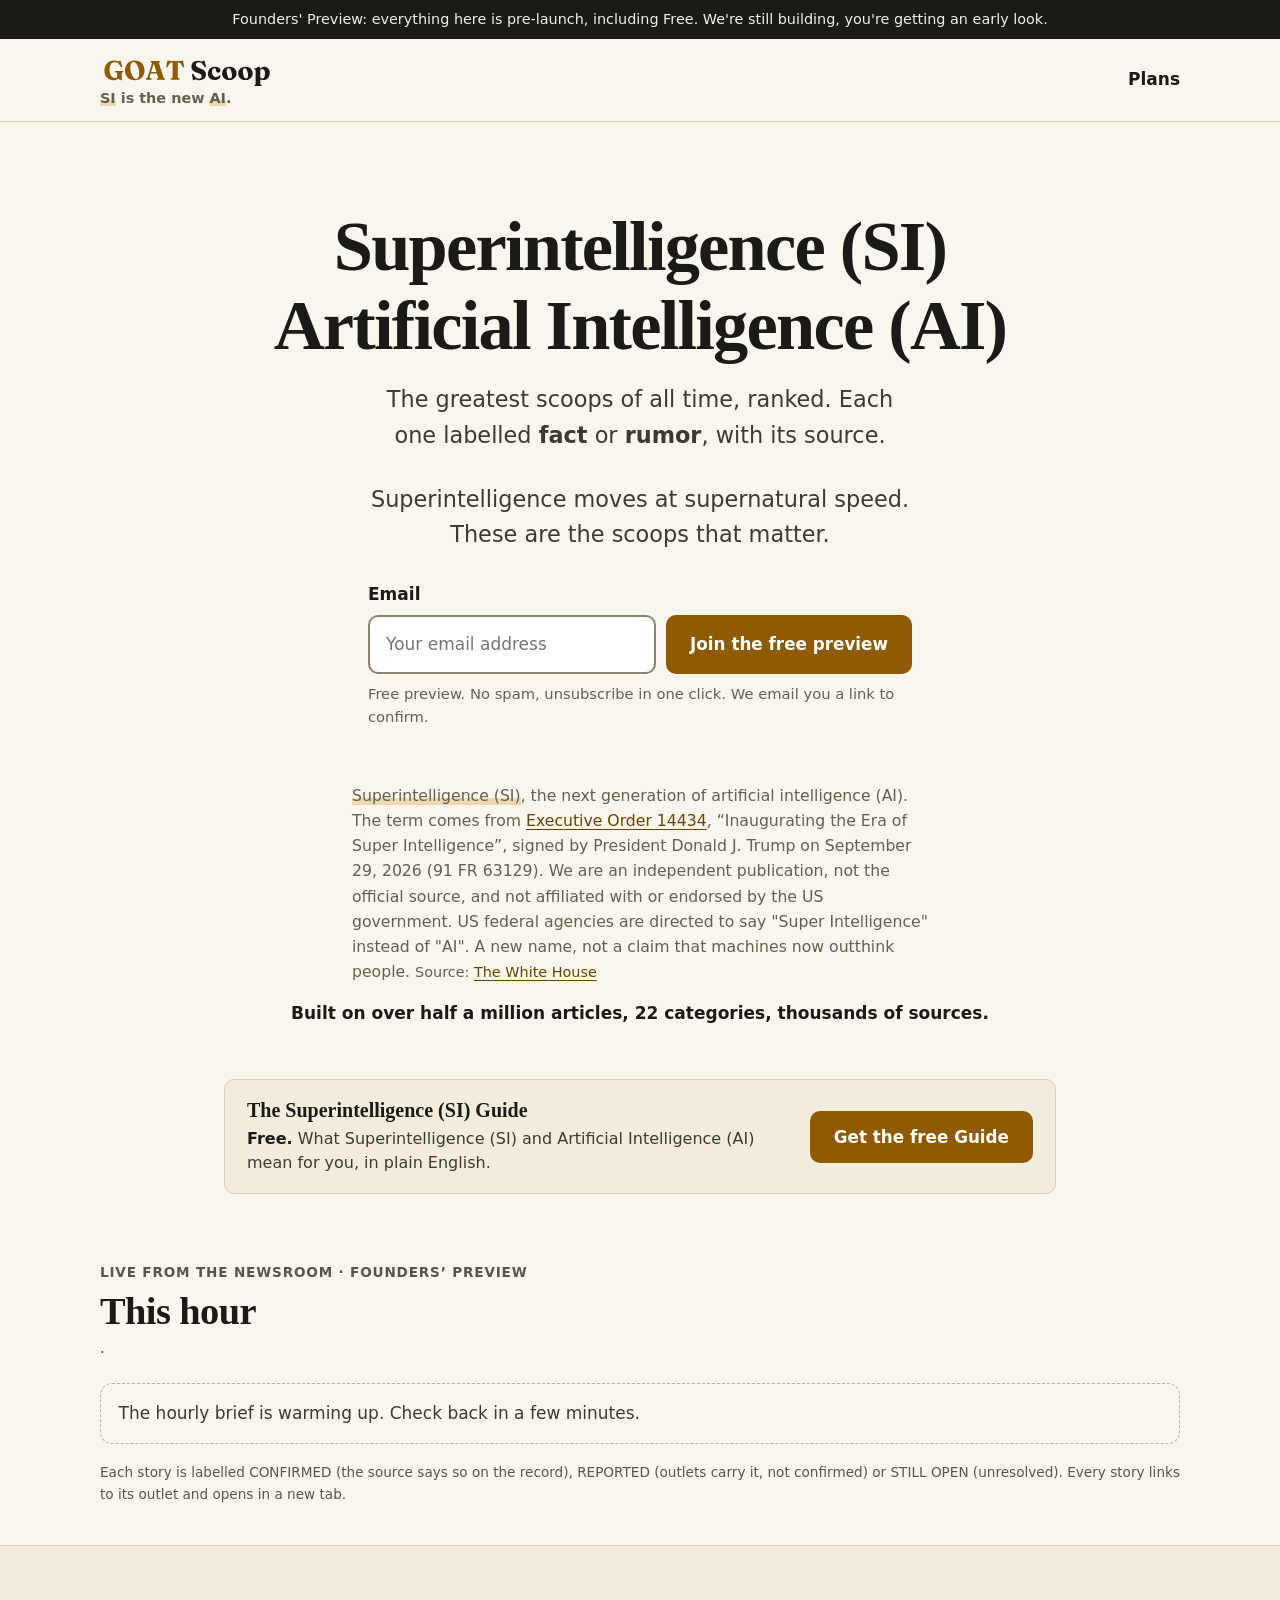
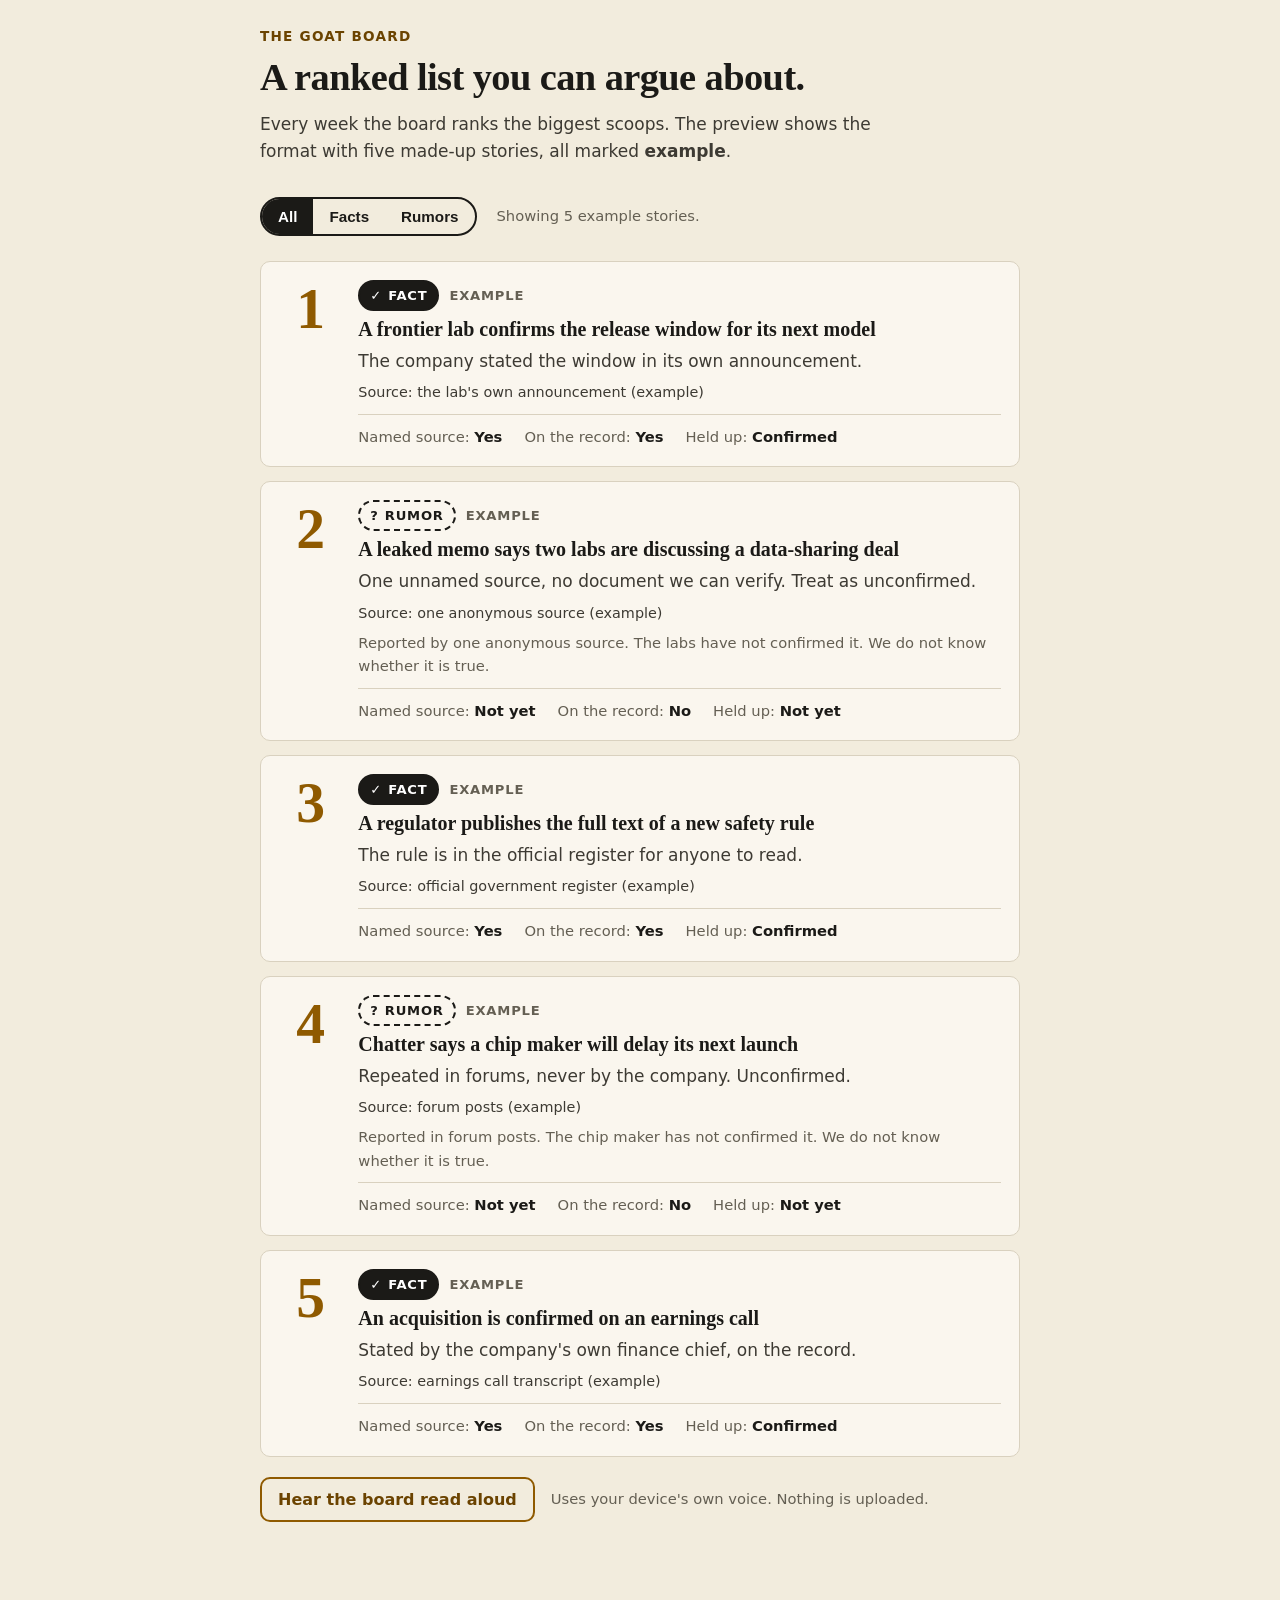
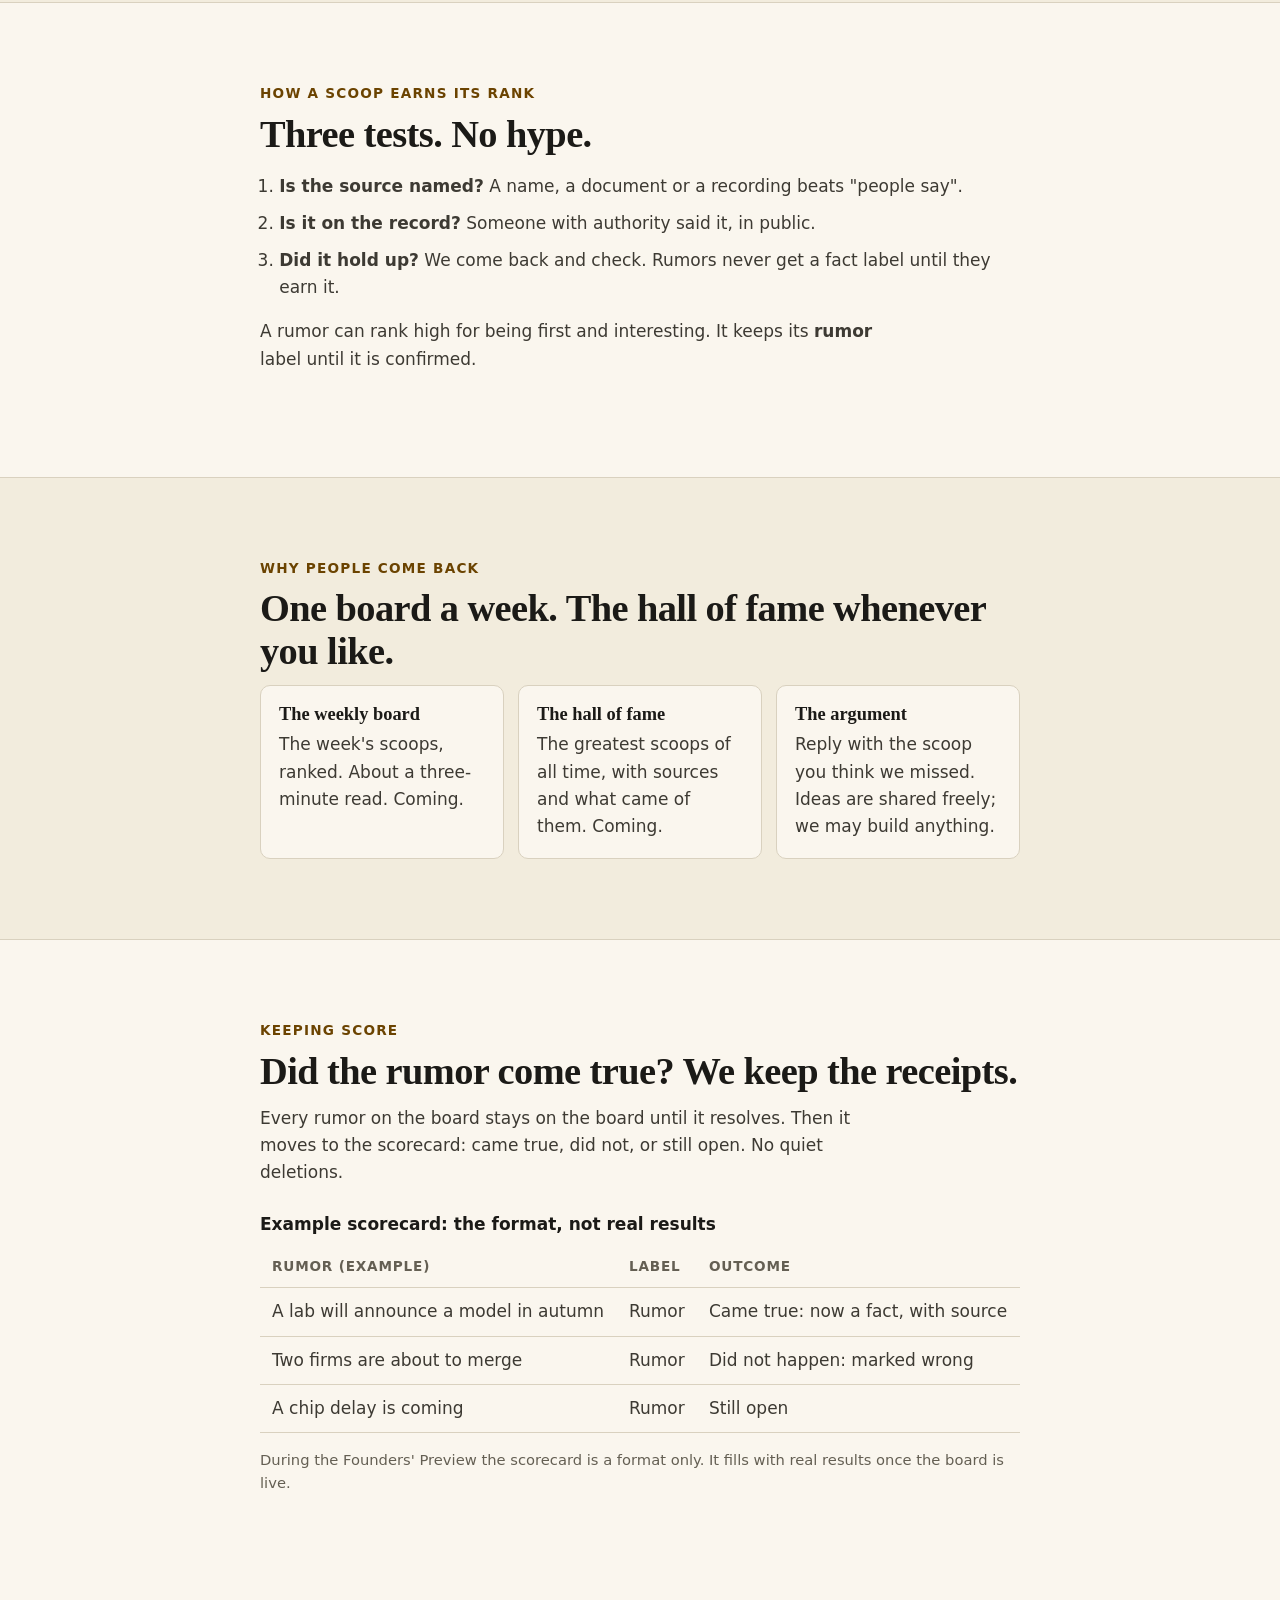
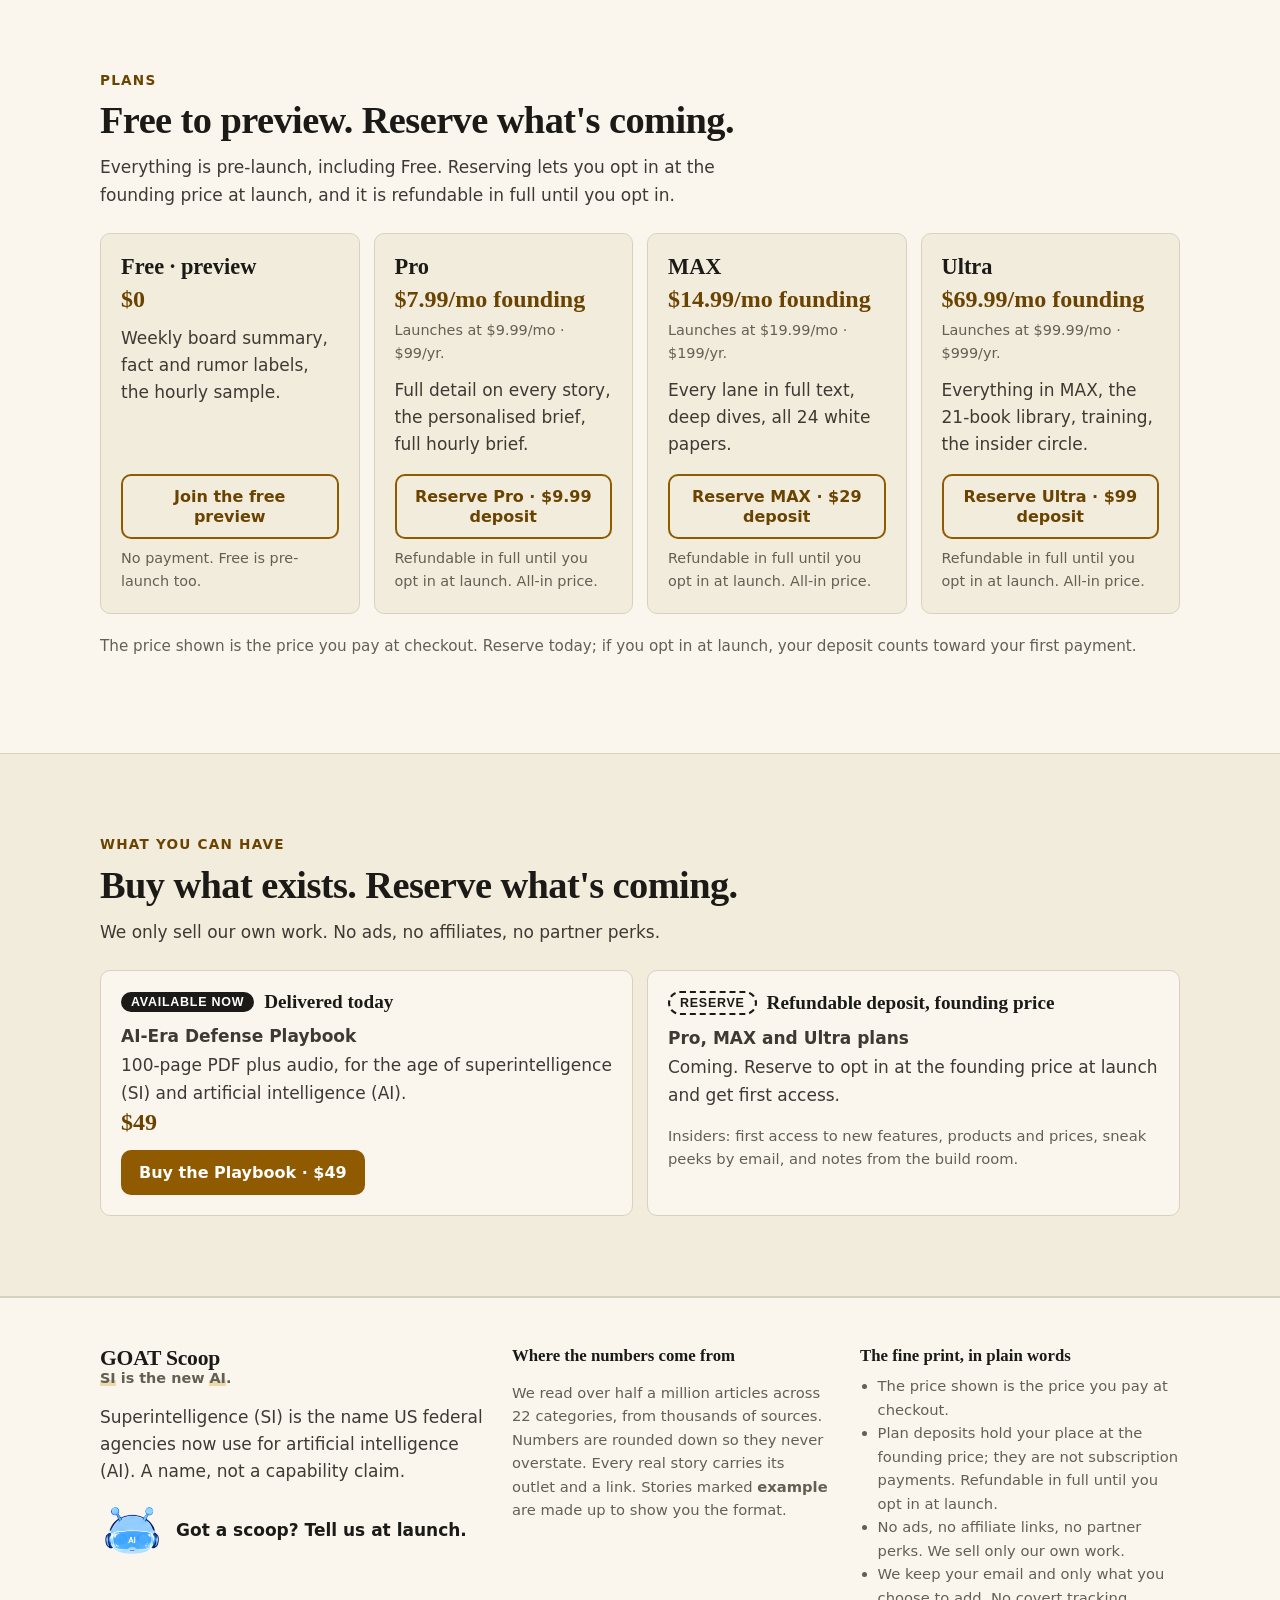
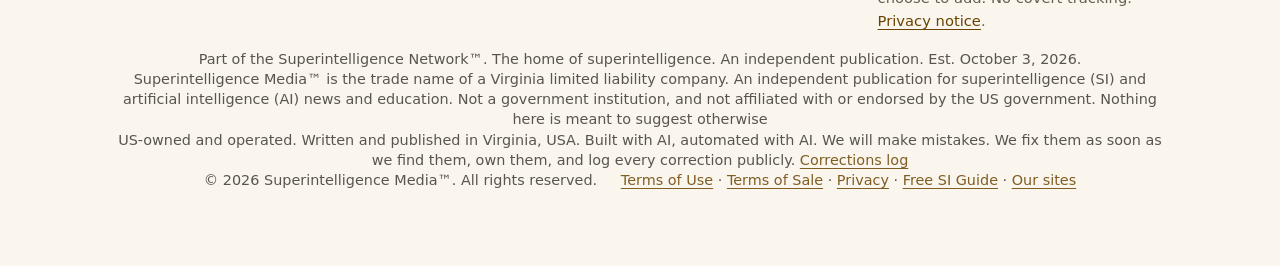
<file: index.html>
<!doctype html>
<html lang="en">
<head>
<meta charset="utf-8">
<meta name="robots" content="noai, noimageai">
<meta name="viewport" content="width=device-width, initial-scale=1">
<meta http-equiv="Content-Security-Policy" content="default-src 'none'; script-src 'self'; style-src 'self' https://fonts.googleapis.com; font-src https://fonts.gstatic.com; img-src 'self' data: blob:; media-src 'self' https://media.theagentsignal.com; connect-src https://acp9reat3l.execute-api.us-east-1.amazonaws.com https://siagentsignal.com; form-action 'self'; base-uri 'none'; object-src 'none'; manifest-src 'self'; upgrade-insecure-requests; require-trusted-types-for 'script'; trusted-types 'none'">
<meta name="referrer" content="strict-origin-when-cross-origin">
<title>GOAT Scoop | Superintelligence (SI) &amp; Artificial Intelligence (AI): the greatest scoops, ranked</title>
<meta name="description" content="The greatest scoops of all time in superintelligence (SI) and artificial intelligence (AI), ranked, each labelled fact or rumor with its source. SI is the new AI. Join the free preview.">
<link rel="canonical" href="https://goatscoop.com/">
<link rel="icon" type="image/svg+xml" href="assets/favicon.svg">
<meta property="og:type" content="website">
<meta property="og:site_name" content="GOAT Scoop">
<meta property="og:title" content="GOAT Scoop | Superintelligence (SI) &amp; Artificial Intelligence (AI): the greatest scoops, ranked">
<meta property="og:description" content="The greatest scoops of all time in superintelligence (SI) and artificial intelligence (AI), ranked, each labelled fact or rumor with its source. SI is the new AI. Join the free preview.">
<meta property="og:url" content="https://goatscoop.com/">
<meta name="twitter:card" content="summary">
<meta name="theme-color" content="#FAF6EE">
<meta name="color-scheme" content="light">
<link rel="preconnect" href="https://fonts.googleapis.com">
<link rel="preconnect" href="https://fonts.gstatic.com" crossorigin>
<link href="https://fonts.googleapis.com/css2?family=Fraunces:opsz,wght@9..144,600;9..144,800;9..144,900&amp;family=Source+Sans+3:wght@400;600;700&amp;display=swap" rel="stylesheet">
<link rel="stylesheet" href="assets/app.css">
<script src="assets/app.js" defer></script>
<script type="application/ld+json">
{"@context":"https://schema.org","@graph":[
 {"@type":"Organization","name":"GOAT Scoop","url":"https://goatscoop.com/","slogan":"SI is the new AI."},
 {"@type":"WebSite","name":"GOAT Scoop","url":"https://goatscoop.com/","description":"The greatest scoops in superintelligence (SI) and artificial intelligence (AI), ranked and labelled fact or rumor."},
 {"@type":"Product","name":"AI-Era Defense Playbook","description":"100-page PDF plus audio.","brand":{"@type":"Brand","name":"GOAT Scoop"},"offers":{"@type":"Offer","price":"49.00","priceCurrency":"USD","availability":"https://schema.org/InStock"}}
]}
</script>
</head>
<body id="top">
<a class="skip" href="#main">Skip to content</a>
<div class="bar"><div class="wrap">Founders' Preview: everything here is pre-launch, including Free. We're still building, you're getting an early look.</div></div>
<header class="hd"><div class="wrap">
  <a class="brand" href="#top" aria-label="GOAT Scoop, home"><span class="brand-t"><img class="brand-logo" id="logo" src="assets/logo.svg" width="174" height="38" alt="GOAT Scoop"><span class="tagline"><abbr title="superintelligence">SI</abbr> is the new <abbr title="artificial intelligence">AI</abbr>.</span></span></a>
  <a class="hd-link" href="#plans">Plans</a>
</div></header>
<main id="main">
<section class="hero" aria-labelledby="h1"><div class="wrap narrow">
  <h1 id="h1"><span class="si-line">Superintelligence (SI)</span><span class="si-line">Artificial Intelligence (AI)</span></h1>
  <p class="deck">The greatest scoops of all time, ranked. Each one labelled <b>fact</b> or <b>rumor</b>, with its source.</p>
  <p class="deck">Superintelligence moves at supernatural speed. These are the scoops that matter.</p>
  <div class="signup" id="join">
    <form class="join js-join" action="#" method="post" novalidate>
  <label class="f-lab" for="em1">Email</label>
  <div class="join-row">
    <input id="em1" name="email" type="email" inputmode="email" autocomplete="email" autocapitalize="off" spellcheck="false" placeholder="Your email address" required aria-describedby="em1-fine em1-err">
    <button class="btn" type="submit">Join the free preview</button>
  </div>
  <div class="hp" aria-hidden="true"><label for="hp1">Website (leave this empty)</label><input id="hp1" name="website" type="text" tabindex="-1" autocomplete="off"></div>
  <p class="fine" id="em1-fine">Free preview. No spam, unsubscribe in one click. We email you a link to confirm.</p>
  <p class="err js-err" id="em1-err" role="alert"></p>
</form>
<div class="flow js-flow" role="region" aria-label="Your sign-up" hidden></div>
  </div>
  <p class="si-note"><span class="si">Superintelligence (SI)</span>, the next generation of artificial intelligence (AI). The term comes from <a href="https://www.federalregister.gov/d/2026-20321" target="_blank" rel="noopener noreferrer" aria-label="Executive Order 14434 in the Federal Register (opens in a new tab)">Executive Order 14434</a>, “Inaugurating the Era of Super Intelligence”, signed by President Donald J. Trump on September 29, 2026 (91 FR 63129). We are an independent publication, not the official source, and not affiliated with or endorsed by the US government. US federal agencies are directed to say "Super Intelligence" instead of "AI". A new name, not a claim that machines now outthink people. <span class="src">Source: <a href="https://www.whitehouse.gov/presidential-actions/2026/09/inaugurating-the-era-of-super-intelligence/" target="_blank" rel="noopener">The White House<span class="sr"> (opens in a new tab)</span></a></span></p>
  <p class="proof">Built on over half a million articles, 22 categories, thousands of sources.</p>
</div></section>

<aside class="sg" id="si-guide" aria-labelledby="sg-h"><div class="sg-card"><div class="sg-txt"><h2 id="sg-h">The Superintelligence (SI) Guide</h2><p><b>Free.</b> What Superintelligence (SI) and Artificial Intelligence (AI) mean for you, in plain English.</p></div><a class="btn sg-btn" href="https://siagentsignal.com/si/">Get the free Guide</a></div></aside>

<section class="hour" id="this-hour" aria-labelledby="hour-h">
  <div class="hour-in">
    <p class="hour-kick">Live from the newsroom &middot; Founders&rsquo; Preview</p>
    <h2 id="hour-h">This hour</h2>
    <p class="hour-meta"><span id="hour-updated"></span><span id="hour-count"></span></p>
    <p class="hour-warm" id="hour-warm">The hourly brief is warming up. Check back in a few minutes.</p>
    <ol class="hour-stories" id="hour-stories"></ol>
    <div class="hour-audio" id="hour-audio" hidden><p class="hour-aud-l">Listen to this hour (<span id="hour-secs"></span>). AI-generated voices.</p><audio id="hour-player" controls preload="none"></audio></div>
    <p class="hour-tid" id="hour-tid"></p>
    <div id="hour-ticker-wrap" hidden><p class="hour-tkh">Headline ticker</p><ul class="hour-ticker" id="hour-ticker"></ul></div>
    <p class="hour-note">Each story is labelled CONFIRMED (the source says so on the record), REPORTED (outlets carry it, not confirmed) or STILL OPEN (unresolved). Every story links to its outlet and opens in a new tab.</p>
  </div>
</section>


<section class="sec band" id="board" aria-labelledby="b-h"><div class="wrap narrow">
  <span class="kick">The GOAT Board</span>
  <h2 id="b-h">A ranked list you can argue about.</h2>
  <p class="lead2">Every week the board ranks the biggest scoops. The preview shows the format with five made-up stories, all marked <b>example</b>.</p>
  <div class="tools">
    <div class="seg js-filter" role="group" aria-label="Filter the example stories" data-target=".story">
      <button type="button" data-f="all" aria-pressed="true">All</button>
      <button type="button" data-f="fact" aria-pressed="false">Facts</button>
      <button type="button" data-f="rumor" aria-pressed="false">Rumors</button>
    </div>
    <p class="small js-count" aria-live="polite">Showing 5 example stories.</p>
  </div>
  <ol class="board">
<li class="story" data-kind="fact">
  <div class="rank" aria-hidden="true">1</div>
  <div class="s-body">
    <p class="s-meta"><span class="stamp fact"><span aria-hidden="true">&#10003;</span> Fact</span> <span class="ex">Example</span></p>
    <h3>A frontier lab confirms the release window for its next model</h3>
    <p>The company stated the window in its own announcement.</p>
    <p class="src">Source: the lab's own announcement (example)</p>
    <dl class="score"><div><dt>Named source</dt><dd>Yes</dd></div><div><dt>On the record</dt><dd>Yes</dd></div><div><dt>Held up</dt><dd>Confirmed</dd></div></dl>
  </div>
</li>
<li class="story" data-kind="rumor">
  <div class="rank" aria-hidden="true">2</div>
  <div class="s-body">
    <p class="s-meta"><span class="stamp rumor"><span aria-hidden="true">?</span> Rumor</span> <span class="ex">Example</span></p>
    <h3>A leaked memo says two labs are discussing a data-sharing deal</h3>
    <p>One unnamed source, no document we can verify. Treat as unconfirmed.</p>
    <p class="src">Source: one anonymous source (example)</p>
    <p class="small rumor-rule">Reported by one anonymous source. The labs have not confirmed it. We do not know whether it is true.</p>
    <dl class="score"><div><dt>Named source</dt><dd>Not yet</dd></div><div><dt>On the record</dt><dd>No</dd></div><div><dt>Held up</dt><dd>Not yet</dd></div></dl>
  </div>
</li>
<li class="story" data-kind="fact">
  <div class="rank" aria-hidden="true">3</div>
  <div class="s-body">
    <p class="s-meta"><span class="stamp fact"><span aria-hidden="true">&#10003;</span> Fact</span> <span class="ex">Example</span></p>
    <h3>A regulator publishes the full text of a new safety rule</h3>
    <p>The rule is in the official register for anyone to read.</p>
    <p class="src">Source: official government register (example)</p>
    <dl class="score"><div><dt>Named source</dt><dd>Yes</dd></div><div><dt>On the record</dt><dd>Yes</dd></div><div><dt>Held up</dt><dd>Confirmed</dd></div></dl>
  </div>
</li>
<li class="story" data-kind="rumor">
  <div class="rank" aria-hidden="true">4</div>
  <div class="s-body">
    <p class="s-meta"><span class="stamp rumor"><span aria-hidden="true">?</span> Rumor</span> <span class="ex">Example</span></p>
    <h3>Chatter says a chip maker will delay its next launch</h3>
    <p>Repeated in forums, never by the company. Unconfirmed.</p>
    <p class="src">Source: forum posts (example)</p>
    <p class="small rumor-rule">Reported in forum posts. The chip maker has not confirmed it. We do not know whether it is true.</p>
    <dl class="score"><div><dt>Named source</dt><dd>Not yet</dd></div><div><dt>On the record</dt><dd>No</dd></div><div><dt>Held up</dt><dd>Not yet</dd></div></dl>
  </div>
</li>
<li class="story" data-kind="fact">
  <div class="rank" aria-hidden="true">5</div>
  <div class="s-body">
    <p class="s-meta"><span class="stamp fact"><span aria-hidden="true">&#10003;</span> Fact</span> <span class="ex">Example</span></p>
    <h3>An acquisition is confirmed on an earnings call</h3>
    <p>Stated by the company's own finance chief, on the record.</p>
    <p class="src">Source: earnings call transcript (example)</p>
    <dl class="score"><div><dt>Named source</dt><dd>Yes</dd></div><div><dt>On the record</dt><dd>Yes</dd></div><div><dt>Held up</dt><dd>Confirmed</dd></div></dl>
  </div>
</li>
  </ol>
  <div class="listen"><button class="btn line sm js-speak" type="button" data-say="say-1" aria-pressed="false">Hear the board read aloud</button><span class="small">Uses your device's own voice. Nothing is uploaded.</span></div>
      <p class="sr" id="say-1">This is an example board. Number one: a frontier lab confirms the release window for its next model. Fact, from the lab's own announcement. Number two: a leaked memo says two labs are discussing a data-sharing deal. Rumor, from one anonymous source, not confirmed. Number three: a regulator publishes the full text of a new safety rule. Fact, from the official register.</p>
</div></section>

<section class="sec" id="how" aria-labelledby="how-h"><div class="wrap narrow">
  <span class="kick">How a scoop earns its rank</span>
  <h2 id="how-h">Three tests. No hype.</h2>
  <ol class="tests">
    <li><b>Is the source named?</b> A name, a document or a recording beats "people say".</li>
    <li><b>Is it on the record?</b> Someone with authority said it, in public.</li>
    <li><b>Did it hold up?</b> We come back and check. Rumors never get a fact label until they earn it.</li>
  </ol>
  <p class="lead2">A rumor can rank high for being first and interesting. It keeps its <b>rumor</b> label until it is confirmed.</p>
</div></section>

<section class="sec band" id="habit" aria-labelledby="hab-h"><div class="wrap narrow">
  <span class="kick">Why people come back</span>
  <h2 id="hab-h">One board a week. The hall of fame whenever you like.</h2>
  <ul class="three">
    <li><b>The weekly board</b><span>The week's scoops, ranked. About a three-minute read. Coming.</span></li>
    <li><b>The hall of fame</b><span>The greatest scoops of all time, with sources and what came of them. Coming.</span></li>
    <li><b>The argument</b><span>Reply with the scoop you think we missed. Ideas are shared freely; we may build anything.</span></li>
  </ul>
</div></section>
<section class="sec" id="scorecard" aria-labelledby="sc-h">
  <div class="wrap narrow">
    <span class="kick">Keeping score</span>
    <h2 id="sc-h">Did the rumor come true? We keep the receipts.</h2>
    <p class="lead2">Every rumor on the board stays on the board until it resolves. Then it moves to the scorecard: came true, did not, or still open. No quiet deletions.</p>
    <table class="tbl">
      <caption>Example scorecard: the format, not real results</caption>
      <thead><tr><th scope="col">Rumor (example)</th><th scope="col">Label</th><th scope="col">Outcome</th></tr></thead>
      <tbody>
        <tr><td>A lab will announce a model in autumn</td><td>Rumor</td><td>Came true: now a fact, with source</td></tr>
        <tr><td>Two firms are about to merge</td><td>Rumor</td><td>Did not happen: marked wrong</td></tr>
        <tr><td>A chip delay is coming</td><td>Rumor</td><td>Still open</td></tr>
      </tbody>
    </table>
    <p class="small">During the Founders' Preview the scorecard is a format only. It fills with real results once the board is live.</p>
  </div>
</section>
<section class="sec" id="plans" aria-labelledby="pl-h"><div class="wrap">
  <span class="kick">Plans</span>
  <h2 id="pl-h">Free to preview. Reserve what's coming.</h2>
  <p class="lead2">Everything is pre-launch, including Free. Reserving lets you opt in at the founding price at launch, and it is refundable in full until you opt in.</p>
  <div class="tiers">
<article class="tier" aria-labelledby="t-free">
  <h3 id="t-free">Free · preview</h3>
  <p class="found">$0</p>
  
  <p class="for">Weekly board summary, fact and rumor labels, the hourly sample.</p>
  <div class="cta"><a class="btn line sm" href="#join">Join the free preview</a><p class="refund">No payment. Free is pre-launch too.</p></div>
</article>
<article class="tier" aria-labelledby="t-pro">
  <h3 id="t-pro">Pro</h3>
  <p class="found">$7.99/mo founding</p>
  <span class="list">Launches at $9.99/mo · $99/yr.</span>
  <p class="for">Full detail on every story, the personalised brief, full hourly brief.</p>
  <div class="cta"><button data-pay-url="https://buy.stripe.com/3cI9ASfpb64e4qc3sW8Vi0w?client_reference_id=goatscoop-com" class="btn line sm js-reserve" type="button" data-tier="pro">Reserve Pro · $9.99 deposit</button><p class="refund">Refundable in full until you opt in at launch. All-in price.</p></div>
</article>
<article class="tier" aria-labelledby="t-max">
  <h3 id="t-max">MAX</h3>
  <p class="found">$14.99/mo founding</p>
  <span class="list">Launches at $19.99/mo · $199/yr.</span>
  <p class="for">Every lane in full text, deep dives, all 24 white papers.</p>
  <div class="cta"><button data-pay-url="https://buy.stripe.com/4gMbJ0dh3gISaOA1kO8Vi0x?client_reference_id=goatscoop-com" class="btn line sm js-reserve" type="button" data-tier="max">Reserve MAX · $29 deposit</button><p class="refund">Refundable in full until you opt in at launch. All-in price.</p></div>
</article>
<article class="tier" aria-labelledby="t-ultra">
  <h3 id="t-ultra">Ultra</h3>
  <p class="found">$69.99/mo founding</p>
  <span class="list">Launches at $99.99/mo · $999/yr.</span>
  <p class="for">Everything in MAX, the 21-book library, training, the insider circle.</p>
  <div class="cta"><button data-pay-url="https://buy.stripe.com/4gMfZggtf8cme0Me7A8Vi0y?client_reference_id=goatscoop-com" class="btn line sm js-reserve" type="button" data-tier="ultra">Reserve Ultra · $99 deposit</button><p class="refund">Refundable in full until you opt in at launch. All-in price.</p></div>
</article>
  </div>
  <p class="terms">The price shown is the price you pay at checkout. Reserve today; if you opt in at launch, your deposit counts toward your first payment.</p>
</div></section>

<section class="sec band" id="shop" aria-labelledby="shop-h"><div class="wrap">
  <span class="kick">What you can have</span>
  <h2 id="shop-h">Buy what exists. Reserve what's coming.</h2>
  <p class="lead2">We only sell our own work. No ads, no affiliates, no partner perks.</p>
  <div class="prod">
  <div class="panel">
    <h3><span class="tag now">Available now</span> Delivered today</h3>
    <ul class="plist">
      <li><b>AI-Era Defense Playbook</b><span class="d">100-page PDF plus audio, for the age of superintelligence (SI) and artificial intelligence (AI).</span><span class="p">$49</span></li>
    </ul>
    <button data-pay-url="https://buy.stripe.com/eVqcN45OB50a1e07Jc8Vi0v?client_reference_id=goatscoop-com" class="btn sm js-buy" type="button">Buy the Playbook · $49</button>
  </div>
  <div class="panel">
    <h3><span class="tag res">Reserve</span> Refundable deposit, founding price</h3>
    <ul class="plist">
      <li><b>Pro, MAX and Ultra plans</b><span class="d">Coming. Reserve to opt in at the founding price at launch and get first access.</span></li>
    </ul>
    <p class="small">Insiders: first access to new features, products and prices, sneak peeks by email, and notes from the build room.</p>
  </div>
</div>
</div></section>
</main>
<footer>
  <div class="wrap foot">
    <div>
      <a class="brand" href="#top" aria-label="GOAT Scoop, back to top"><span class="brand-t"><b>GOAT Scoop</b><span class="tagline"><abbr title="superintelligence">SI</abbr> is the new <abbr title="artificial intelligence">AI</abbr>.</span></span></a>
      <p>Superintelligence (SI) is the name US federal agencies now use for artificial intelligence (AI). A name, not a capability claim.</p>
      <div class="signoff"><img src="assets/alien-blue.png" width="64" height="64" alt="A flat, pastel blue alien head with two antennas"><span>Got a scoop? Tell us at launch.</span></div>
    </div>
    <div>
      <h4>Where the numbers come from</h4>
      <p class="small">We read over half a million articles across 22 categories, from thousands of sources. Numbers are rounded down so they never overstate. Every real story carries its outlet and a link. Stories marked <b>example</b> are made up to show you the format.</p>
    </div>
    <div>
      <h4>The fine print, in plain words</h4>
      <ul class="small">
        <li>The price shown is the price you pay at checkout.</li>
        <li>Plan deposits hold your place at the founding price; they are not subscription payments. Refundable in full until you opt in at launch.</li>
        <li>No ads, no affiliate links, no partner perks. We sell only our own work.</li>
        <li>We keep your email and only what you choose to add. No covert tracking. <a href="https://siagentsignal.com/privacy.html" target="_blank" rel="noopener">Privacy notice<span class="sr"> (opens in a new tab)</span></a>.</li>
      </ul>
    </div>
  </div>
<p class="trade-name"><span>Part of the Superintelligence Network™. The home of superintelligence. An independent publication. Est. October 3, 2026.</span> <span>Superintelligence Media™ is the trade name of a Virginia limited liability company. An independent publication for superintelligence (SI) and artificial intelligence (AI) news and education. Not a government institution, and not affiliated with or endorsed by the US government. Nothing here is meant to suggest otherwise</span> <span>US-owned and operated. Written and published in Virginia, USA. Built with AI, automated with AI. We will make mistakes. We fix them as soon as we find them, own them, and log every correction publicly. <a href="https://siagentsignal.com/corrections.html" target="_blank" rel="noopener">Corrections log</a></span> <span>© 2026 Superintelligence Media™. All rights reserved.</span> <span><a href="https://siagentsignal.com/terms.html" target="_blank" rel="noopener">Terms of Use</a> &middot; <a href="https://siagentsignal.com/terms-of-sale.html" target="_blank" rel="noopener">Terms of Sale</a> &middot; <a href="https://siagentsignal.com/privacy.html" target="_blank" rel="noopener">Privacy</a> &middot; <a href="https://siagentsignal.com/si/">Free SI Guide</a> &middot; <a href="https://siagentsignal.com/network.html">Our sites</a></span></p>
<!-- hours-saved:start --><div data-hours-saved="footer"></div><!-- hours-saved:end -->
</footer>
<dialog id="checkout" aria-labelledby="co-h">
  <div class="dlg">
    <h3 id="co-h">Reserve Pro</h3>
    <ol class="co-list">
      <li><div class="lbl">What you get</div><ul id="coGet"></ul></li>
      <li><div class="lbl">Price</div><div id="coPrice"></div></li>
      <li><div class="lbl">Good to know</div><div id="coSave"></div></li>
    </ol>
    <button class="btn" type="button" id="coPay">Reserve</button>
    <p class="small" id="coRefund"></p>
    <p class="small" id="coInsider"></p>
    <p class="status" id="coStatus" aria-live="polite"></p>
    <div class="x">
      <span class="small">Secure checkout by Stripe. Apple Pay, Google Pay and Link come before card entry. See the <a href="https://siagentsignal.com/terms-of-sale.html" target="_blank" rel="noopener">Terms of Sale</a>.</span>
      <button class="notnow" type="button" id="coClose">Not now</button>
    </div>
  </div>
</dialog>
<script src="assets/feed.js" defer></script>
<script src="assets/counter.js?v=ae956345" defer></script><!-- hours-saved:script -->
</body>
</html>
</file>
<file: assets/app.css>
/* GOAT Scoop · contender A: The GOAT Board. Editorial hall-of-fame: paper, ink, one trophy-gold accent. */
:root{--paper:#FAF6EE;--panel:#F2ECDD;--ink:#1B1A17;--ink2:#3D3A33;--muted:#645F53;--line:#D9D1BF;--gold:#8F5A00;--gold-ink:#6B4300;--focus:#1B1A17;--r:10px}
*{box-sizing:border-box}
html{-webkit-text-size-adjust:100%;scroll-behavior:smooth}
@media (prefers-reduced-motion:reduce){html{scroll-behavior:auto}*{transition:none!important;animation:none!important}}
body{margin:0;background:var(--paper);color:var(--ink2);font:400 1.0625rem/1.6 "Source Sans 3",system-ui,-apple-system,"Segoe UI",sans-serif}
img{max-width:100%;height:auto}
a{color:var(--gold-ink);text-underline-offset:3px}
a:hover{color:var(--ink)}
:focus-visible{outline:3px solid var(--focus);outline-offset:3px;border-radius:4px}
.sr{position:absolute;width:1px;height:1px;overflow:hidden;clip:rect(0 0 0 0);white-space:nowrap}
.skip{position:absolute;left:-999px;top:8px;background:var(--ink);color:#fff;padding:10px 14px;border-radius:6px;z-index:9}
.skip:focus{left:8px}
.wrap{width:min(1080px,100% - 32px);margin-inline:auto}
.narrow{width:min(760px,100% - 32px)}
.bar{background:var(--ink);color:#F4EFE2;font-size:.9rem;padding:8px 0;text-align:center}
.hd{border-bottom:1px solid var(--line)}
.hd .wrap{display:flex;align-items:center;justify-content:space-between;padding:14px 0}
.hd-link{font-weight:700;text-decoration:none;color:var(--ink)}
.brand{display:inline-flex;align-items:center;gap:12px;text-decoration:none;color:var(--ink)}
.brand-t{display:flex;flex-direction:column;line-height:1.1}
.brand-t b{font:800 1.35rem/1.1 Fraunces,Georgia,serif;letter-spacing:-.01em}
.tagline{font-size:.9rem;font-weight:600;color:var(--muted)}
.tagline abbr,.si{text-decoration:none;background:linear-gradient(transparent 62%,#EBD9B0 62%)}
.hero{padding:clamp(40px,8vw,88px) 0 48px;text-align:center}
h1{margin:0 0 20px;font:900 clamp(2.15rem,8.4vw,4.4rem)/1.04 Fraunces,Georgia,serif;letter-spacing:-.025em;color:var(--ink)}
.si-line{display:block;text-wrap:balance}
.si-line+.si-line{margin-top:.08em}
.deck{margin:0 auto 28px;max-width:34rem;font-size:clamp(1.15rem,3.4vw,1.4rem);color:var(--ink2)}
.signup{max-width:34rem;margin:0 auto}
.f-lab{display:block;text-align:left;font-weight:700;color:var(--ink);margin-bottom:6px}
.join-row{display:flex;flex-direction:column;gap:10px}
@media (min-width:560px){.join-row{flex-direction:row}}
input[type=email],input[type=text]{flex:1;min-width:0;font:inherit;padding:14px 16px;border:2px solid #8C8472;border-radius:var(--r);background:#fff;color:var(--ink)}
input[aria-invalid=true]{border-color:#7A1F1F}
.btn{font:700 1.05rem/1.2 "Source Sans 3",system-ui,sans-serif;padding:14px 22px;border-radius:var(--r);border:2px solid var(--gold);background:var(--gold);color:#fff;cursor:pointer;text-decoration:none;display:inline-block;text-align:center}
.btn:hover{background:var(--gold-ink);border-color:var(--gold-ink);color:#fff}
.btn.line{background:transparent;color:var(--gold-ink)}
.btn.line:hover{background:var(--gold-ink);color:#fff}
.btn.sm{padding:11px 16px;font-size:1rem}
.btn:disabled{opacity:.6;cursor:progress}
.hp{position:absolute;left:-9999px;height:0;overflow:hidden}
.fine,.small{font-size:.92rem;color:var(--muted)}
.fine{text-align:left;margin:8px 0 0}
.err{color:#7A1F1F;font-weight:600;min-height:1.2em;margin:6px 0 0;text-align:left}
.flow{text-align:left;background:var(--panel);border:1px solid var(--line);border-radius:var(--r);padding:20px;margin-top:16px}
.flow h3{margin:12px 0 4px;font:800 1.3rem Fraunces,Georgia,serif;color:var(--ink)}
.ok-line{margin:0;color:var(--ink);font-weight:600}
.f-grid{display:grid;gap:14px;margin:12px 0}
.f-grid label{font-weight:700;color:var(--ink);display:block;margin-bottom:4px}
fieldset{border:0;margin:0;padding:0}
.f-l{font-weight:700;color:var(--ink);padding:0}
.chk{display:inline-flex;gap:8px;align-items:center;margin:6px 16px 0 0}
.f-actions{display:flex;gap:12px;align-items:center;flex-wrap:wrap}
.notnow{background:none;border:0;font:inherit;color:var(--gold-ink);text-decoration:underline;cursor:pointer;padding:10px}
.si-note{margin:28px auto 0;max-width:36rem;font-size:.98rem;color:var(--muted);text-align:left}
.src{font-size:.9rem}
.proof{margin:16px 0 0;font-weight:600;color:var(--ink)}
.sec{padding:clamp(48px,8vw,80px) 0}
.band{background:var(--panel);border-block:1px solid var(--line)}
.kick{display:block;font-size:.85rem;font-weight:700;letter-spacing:.09em;text-transform:uppercase;color:var(--gold-ink);margin-bottom:8px}
h2{margin:0 0 12px;font:800 clamp(1.7rem,5vw,2.4rem)/1.12 Fraunces,Georgia,serif;letter-spacing:-.015em;color:var(--ink)}
h3{color:var(--ink)}
.lead2{margin:0 0 24px;max-width:40rem}
.tools{display:flex;flex-wrap:wrap;gap:12px 20px;align-items:center;margin-bottom:18px}
.seg{display:inline-flex;border:2px solid var(--ink);border-radius:999px;overflow:hidden}
.seg button{font:700 .95rem "Source Sans 3",sans-serif;padding:9px 16px;border:0;background:transparent;color:var(--ink);cursor:pointer}
.seg button[aria-pressed=true]{background:var(--ink);color:#fff}
.board{list-style:none;margin:0;padding:0;display:grid;gap:14px}
.story{display:grid;grid-template-columns:auto 1fr;gap:16px;background:var(--paper);border:1px solid var(--line);border-radius:var(--r);padding:18px}
.story[hidden]{display:none}
.rank{font:900 clamp(2.6rem,9vw,3.6rem)/1 Fraunces,Georgia,serif;color:var(--gold);min-width:1.1em;text-align:center}
.s-meta{display:flex;gap:10px;align-items:center;margin:0 0 6px}
.story h3{margin:0 0 6px;font:800 1.25rem/1.25 Fraunces,Georgia,serif}
.story p{margin:0 0 6px}
.stamp{display:inline-flex;gap:6px;align-items:center;font-size:.82rem;font-weight:700;letter-spacing:.06em;text-transform:uppercase;padding:3px 10px;border-radius:999px}
.stamp.fact{background:var(--ink);color:#fff;border:2px solid var(--ink)}
.stamp.rumor{background:transparent;color:var(--ink);border:2px dashed var(--ink)}
.ex{font-size:.82rem;font-weight:700;color:var(--muted);text-transform:uppercase;letter-spacing:.06em}
.score{display:flex;flex-wrap:wrap;gap:6px 22px;margin:10px 0 0;padding-top:10px;border-top:1px solid var(--line);font-size:.92rem}
.score dt{color:var(--muted);display:inline}
.score dt::after{content:": "}
.score dd{display:inline;margin:0;font-weight:700;color:var(--ink)}
.score div{white-space:nowrap}
.listen{margin-top:20px;display:flex;flex-wrap:wrap;gap:10px 16px;align-items:center}
.tests{padding-left:1.2rem;display:grid;gap:10px}
.three{list-style:none;margin:0;padding:0;display:grid;gap:14px}
@media (min-width:720px){.three{grid-template-columns:repeat(3,1fr)}}
.three li{background:var(--paper);border:1px solid var(--line);border-radius:var(--r);padding:18px}
.three b{display:block;font:800 1.15rem Fraunces,Georgia,serif;color:var(--ink);margin-bottom:6px}
.tbl{width:100%;border-collapse:collapse;margin:0 0 12px;background:var(--paper)}
.tbl caption{text-align:left;font-weight:700;color:var(--ink);padding-bottom:8px}
.tbl th,.tbl td{text-align:left;padding:10px 12px;border-bottom:1px solid var(--line);vertical-align:top}
.tbl th{font-size:.85rem;text-transform:uppercase;letter-spacing:.06em;color:var(--muted)}
.tiers{display:grid;gap:14px}
@media (min-width:760px){.tiers{grid-template-columns:repeat(4,1fr)}}
.tier{background:var(--panel);border:1px solid var(--line);border-radius:var(--r);padding:20px;display:flex;flex-direction:column;gap:6px}
.tier h3{margin:0;font:800 1.4rem Fraunces,Georgia,serif}
.tier .found{margin:0;font:800 1.5rem Fraunces,Georgia,serif;color:var(--gold-ink)}
.tier .list,.refund{font-size:.9rem;color:var(--muted)}
.tier .for{margin:6px 0 10px;flex:1}
.refund{margin:8px 0 0}
.terms{margin-top:20px;color:var(--muted);font-size:.95rem}
.prod{display:grid;gap:14px}
@media (min-width:760px){.prod{grid-template-columns:1fr 1fr}}
.panel{background:var(--paper);border:1px solid var(--line);border-radius:var(--r);padding:20px}
.panel h3{margin:0 0 10px;font:800 1.2rem Fraunces,Georgia,serif;display:flex;gap:10px;align-items:center;flex-wrap:wrap}
.tag{font:700 .78rem "Source Sans 3",sans-serif;letter-spacing:.06em;text-transform:uppercase;padding:3px 10px;border-radius:999px}
.tag.now{background:var(--ink);color:#fff}
.tag.res{border:2px dashed var(--ink);color:var(--ink)}
.plist{list-style:none;margin:0 0 14px;padding:0}
.plist li{display:grid;gap:2px}
.plist .p{font:800 1.5rem Fraunces,Georgia,serif;color:var(--gold-ink)}
footer{border-top:1px solid var(--line);padding:48px 0;background:var(--paper)}
.foot{display:grid;gap:28px}
@media (min-width:860px){.foot{grid-template-columns:1.2fr 1fr 1fr}}
footer h4{margin:0 0 8px;font:800 1.05rem Fraunces,Georgia,serif;color:var(--ink)}
footer ul{padding-left:1.1rem;margin:0}
.signoff{display:flex;align-items:center;gap:12px;font-weight:600;color:var(--ink)}
dialog{border:2px solid var(--ink);border-radius:14px;padding:0;max-width:min(30rem,calc(100% - 24px));background:var(--paper);color:var(--ink2)}
dialog::backdrop{background:rgba(27,26,23,.55)}
.dlg{padding:22px}
.dlg h3{margin:0 0 12px;font:800 1.5rem Fraunces,Georgia,serif}
.co-list{list-style:none;margin:0 0 16px;padding:0;display:grid;gap:12px}
.lbl{font-size:.82rem;font-weight:700;letter-spacing:.07em;text-transform:uppercase;color:var(--muted)}
.co-list ul{margin:4px 0 0;padding-left:1.1rem}
.status{font-weight:600;color:var(--ink);min-height:1.2em}
.x{display:flex;justify-content:space-between;align-items:center;gap:12px;flex-wrap:wrap;margin-top:8px}
/* "This hour" section (generated by build_parked.py; colours follow the site theme) */
.hour{padding:2.5rem 0}
.hour-in{width:min(1080px,100% - 32px);margin-inline:auto}
.hour-kick{margin:0 0 .4rem;font-size:.85rem;font-weight:700;letter-spacing:.06em;text-transform:uppercase;opacity:.85}
.hour-in h2{margin:0 0 .5rem}
.hour-meta{margin:0 0 1.1rem;font-size:.95rem;opacity:.9}
.hour-meta span+span:before{content:" \00b7 "}
.hour-warm{margin:0;padding:1rem 1.1rem;border:1px dashed rgba(127,127,127,.55);border-radius:12px}
.hour-stories{list-style:none;margin:0;padding:0;display:grid;gap:.9rem}
.hour-story{padding:1rem 1.1rem;border:1px solid rgba(127,127,127,.35);border-radius:12px;overflow-wrap:anywhere}
.hour-lab{display:inline-block;margin:0 0 .45rem;padding:.12rem .55rem;border:1px solid currentColor;border-radius:999px;font-size:.75rem;font-weight:700;letter-spacing:.05em}
.hour-lab.lab-conf{color:#0b6b43;background:#E3F1EA}
.hour-lab.lab-rep{color:#6e4400;background:#FBF0DC}
.hour-lab.lab-open{color:#444c57;background:#ECEEF1}
.hour-title{display:block;font-weight:700;font-size:1.1rem;line-height:1.35}
.hour-sum{margin:.4rem 0 0}
.hour-src{margin:.4rem 0 0;font-size:.85rem;opacity:.85}
.hour-audio{margin-top:1.1rem}
.hour-aud-l{margin:0 0 .4rem;font-weight:600}
.hour-audio audio{display:block;width:100%;max-width:100%}
.hour-tid{margin:1rem 0 0;font-style:italic}
.hour-tid:empty{display:none}
.hour-tkh{margin:1.25rem 0 .4rem;font-size:.85rem;font-weight:700;letter-spacing:.06em;text-transform:uppercase;opacity:.85}
.hour-ticker{list-style:none;margin:0;padding:0;display:grid;gap:.35rem;font-size:.95rem}
.hour-tk{padding:.35rem 0;border-top:1px solid rgba(127,127,127,.25);overflow-wrap:anywhere}
.hour-tk .hour-title{display:inline;font-size:inherit;font-weight:600}
.hour-tk-o{opacity:.8}
.hour-note{margin:1.1rem 0 0;font-size:.85rem;opacity:.85}
.hour-sr{position:absolute;left:-9999px}

/* placeholder logo slot (see README) */
a.brand img.brand-logo,a.logo img.brand-logo,img.brand-logo{display:block;height:38px;width:auto;max-width:100%}
.trade-name span{display:inline-block;margin:0 .6rem}.trade-name{max-width:70rem;margin:0 auto;padding:1rem 16px 1.75rem;font-size:.9rem;line-height:1.4;text-align:center;color:inherit;opacity:.85;grid-column:1/-1}

/* si-guide: the free Superintelligence (SI) Guide card (shared snippet, _gen/si_guide.py) */
.sg{padding:4px 0 28px}.sg-card{display:flex;flex-wrap:wrap;align-items:center;justify-content:space-between;gap:14px 22px;box-sizing:border-box;width:min(100% - 32px,52rem);margin:0 auto;padding:18px 22px;background:var(--panel);border:1px solid var(--line);border-radius:var(--r);text-align:left}.sg-txt{flex:1 1 17rem;min-width:0}.sg-card h2{margin:0 0 4px;font:700 1.25rem/1.25 Fraunces,Georgia,serif;letter-spacing:0;text-transform:none;max-width:none;color:var(--ink)}.sg-card p{margin:0;font-size:1rem;line-height:1.5;color:var(--ink2)}.sg-card p b{color:var(--ink)}.sg .btn.sg-btn{display:inline-flex;align-items:center;justify-content:center;flex:none;width:auto;text-decoration:none;text-align:center;white-space:normal}.sg .btn.sg-btn,.sg .btn.sg-btn:hover{color:#fff}@media (max-width:520px){.sg-card{padding:16px}.sg .btn.sg-btn{width:100%}}
</file>
